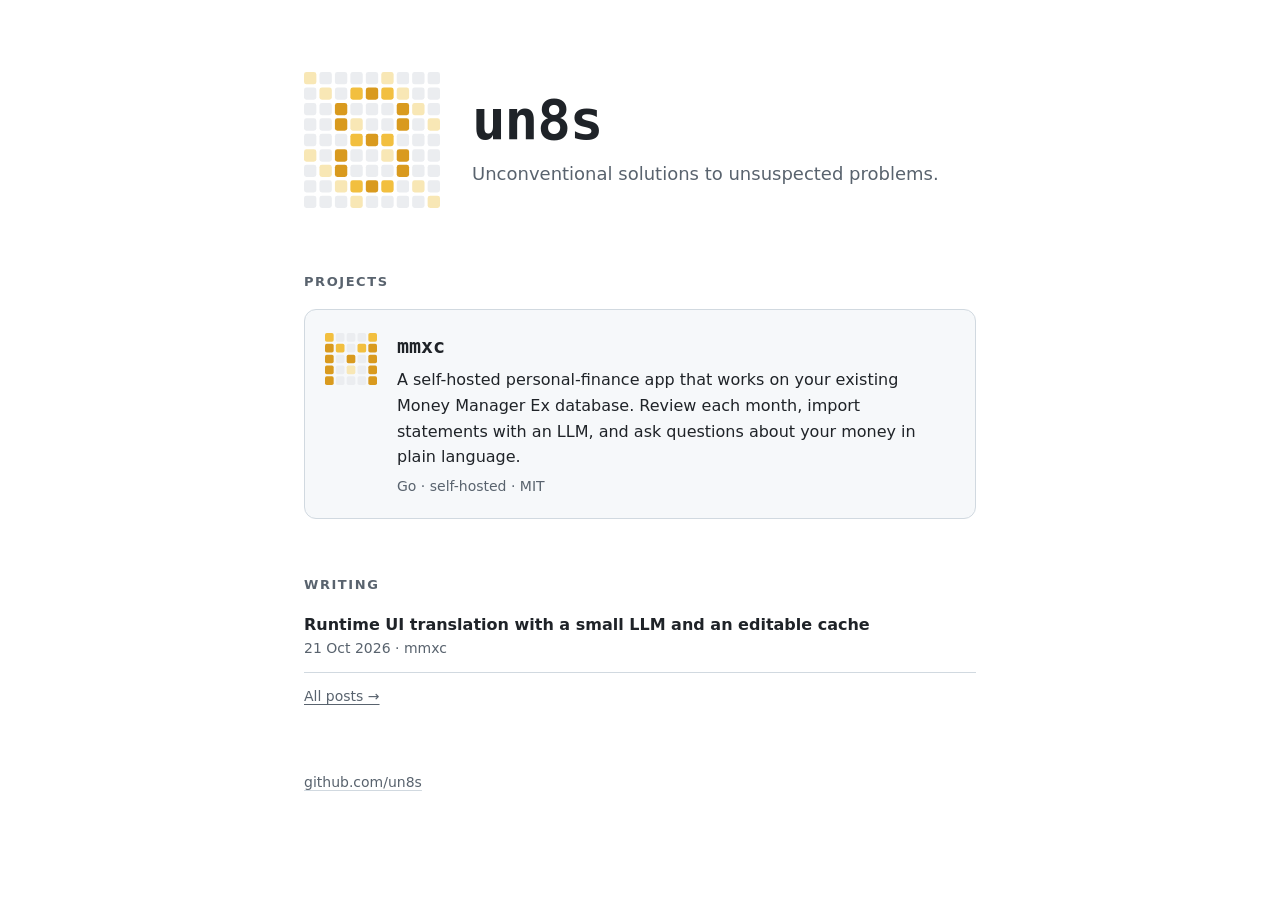
<file: index.html>
<!doctype html>
<html lang="en">
<head>
<meta charset="utf-8">
<meta name="viewport" content="width=device-width, initial-scale=1">
<title>un8s</title>
<meta name="description" content="Unconventional solutions to unsuspected problems.">
<meta property="og:title" content="un8s">
<meta property="og:description" content="Unconventional solutions to unsuspected problems.">
<meta property="og:url" content="https://un8s.com/">
<meta property="og:image" content="https://un8s.com/un8s.png">
<meta name="twitter:card" content="summary">
<meta name="theme-color" content="#0d1117" media="(prefers-color-scheme: dark)">
<meta name="theme-color" content="#ffffff" media="(prefers-color-scheme: light)">
<link rel="icon" href="favicon.svg" type="image/svg+xml">
<link rel="apple-touch-icon" href="un8s.png">
<link rel="alternate" type="application/atom+xml" title="un8s blog" href="/blog/feed.xml">
<style>
  :root {
    --bg: #0d1117; --fg: #e6edf3; --muted: #8b949e;
    --line: #21262d; --card: #10151d; --off: #1b2230;
    color-scheme: dark;
  }
  /* The four avatar palettes: dim, lit, highlight. */
  .gold  { --a-d: #3a2e12; --a-l: #f5b83d; --a-h: #ffd36b; }
  .blue  { --a-d: #12305f; --a-l: #2f81f7; --a-h: #79b8ff; }
  .green { --a-d: #0e4429; --a-l: #26a641; --a-h: #39d353; }
  .red   { --a-d: #4a1618; --a-l: #e5484d; --a-h: #ff7b72; }
  @media (prefers-color-scheme: light) {
    :root {
      --bg: #ffffff; --fg: #1f2328; --muted: #59636e;
      --line: #d1d9e0; --card: #f6f8fa; --off: #ebedf0;
      color-scheme: light;
    }
    .gold  { --a-d: #f8e7b5; --a-l: #d99a1e; --a-h: #f2bf3f; }
    .blue  { --a-d: #cfe3ff; --a-l: #2f81f7; --a-h: #6cb0ff; }
    .green { --a-d: #d6f5dc; --a-l: #2da44e; --a-h: #4ac26b; }
    .red   { --a-d: #ffd8d6; --a-l: #e5484d; --a-h: #ff7b72; }
  }

  * { box-sizing: border-box; }
  body {
    margin: 0; background: var(--bg); color: var(--fg);
    font: 16px/1.6 system-ui, -apple-system, "Segoe UI", Roboto, sans-serif;
  }
  main { max-width: 44rem; margin: 0 auto; padding: 4.5rem 1rem 3rem; }
  .mono { font-family: ui-monospace, SFMono-Regular, Menlo, Consolas,
    "DejaVu Sans Mono", "Liberation Mono", monospace; }

  /* Pixel grids, drawn by the script from data-grid:
     "." off, "d" dim, "l" lit, "h" highlight. */
  .grid .o { fill: var(--off); }
  .grid .d { fill: var(--a-d); animation: twinkle 7s ease-in-out infinite; }
  .grid .l { fill: var(--a-l); }
  .grid .h { fill: var(--a-h); }
  @keyframes twinkle { 50% { opacity: .3; } }

  .hero { display: flex; align-items: center; gap: 2rem; margin-bottom: 4rem; }
  .hero svg {
    width: 8.5rem; height: 8.5rem; flex: none;
    transition: transform .7s cubic-bezier(.5, 0, .2, 1.4);
  }
  .hero svg:hover { transform: rotate(90deg); } /* 8 → ∞ */
  h1 { margin: 0; font-size: 3.5rem; line-height: 1; letter-spacing: -.02em; }
  .motto { margin: .75rem 0 0; color: var(--muted); font-size: 1.125rem; }

  h2 {
    margin: 0 0 1rem; color: var(--muted);
    font-size: .8125rem; font-weight: 600; letter-spacing: .12em; text-transform: uppercase;
  }
  .projects { list-style: none; margin: 0; padding: 0; display: grid; gap: 1rem; }
  .project {
    position: relative; display: flex; gap: 1.25rem; padding: 1.25rem;
    background: var(--card); border: 1px solid var(--line); border-radius: 12px;
    transition: border-color .2s;
  }
  .project:hover { border-color: var(--a-l); }
  .project svg { width: 3.25rem; height: 3.25rem; flex: none; margin-top: .2rem; }
  .project h3 { margin: 0; font-size: 1.25rem; }
  .project h3 a { color: inherit; text-decoration: none; }
  .project h3 a::after { content: ""; position: absolute; inset: 0; border-radius: inherit; }
  .project h3 a:focus-visible { outline: none; }
  .project:has(a:focus-visible) { outline: 2px solid var(--a-l); outline-offset: 2px; }
  .project p { margin: .35rem 0 0; }
  .project .meta { color: var(--muted); font-size: .875rem; }

  .writing { margin-top: 3.5rem; }
  .posts { list-style: none; margin: 0; padding: 0; }
  .posts li { padding: .75rem 0; border-bottom: 1px solid var(--line); }
  .posts li:first-child { padding-top: 0; }
  .posts a { color: inherit; font-weight: 600; text-decoration: none; }
  .posts a:hover { text-decoration: underline; text-decoration-color: var(--a-l); text-underline-offset: 3px; }
  .posts .meta { display: block; color: var(--muted); font-size: .875rem; }
  .all { margin: .75rem 0 0; font-size: .875rem; }
  .all a { color: var(--muted); text-underline-offset: 3px; }
  .all a:hover { color: var(--fg); }

  footer { margin-top: 4rem; color: var(--muted); font-size: .875rem; }
  footer a { color: inherit; text-decoration-color: var(--line); text-underline-offset: 3px; }
  footer a:hover { color: var(--fg); }

  @media (max-width: 34rem) {
    main { padding-top: 3rem; }
    .hero { flex-direction: column; align-items: flex-start; gap: 1.5rem; }
    .hero svg { width: 6.5rem; height: 6.5rem; }
    h1 { font-size: 2.75rem; }
  }
  @media (prefers-reduced-motion: reduce) {
    .grid .d { animation: none; }
    .hero svg { transition: none; }
  }
</style>
</head>
<body>
<main>
  <header class="hero gold">
    <svg class="grid" aria-hidden="true" data-grid="
      d....d... .d.hlhd.. ..l...ld. ..ld..l.d ...hlh...
      d.l..dl.. .dl...l.. ..dhlh.d. ...d....d"></svg>
    <div>
      <h1 class="mono">un8s</h1>
      <p class="motto">Unconventional solutions to unsuspected problems.</p>
    </div>
  </header>

  <section aria-labelledby="projects-title">
    <h2 id="projects-title">Projects</h2>
    <ul class="projects">
      <!-- One <li> per project. Accent classes in order: gold, blue, green, red.
           The glyph is a 5×5 data-grid ("." off, "d" dim, "l" lit, "h" highlight). -->
      <li class="project gold">
        <svg class="grid" aria-hidden="true" data-grid="h...h lh.hl l.l.l l.d.l l...l"></svg>
        <div>
          <h3 class="mono"><a href="https://github.com/un8s/mmxc">mmxc</a></h3>
          <p>A self-hosted personal-finance app that works on your existing
            Money Manager Ex database. Review each month, import statements
            with an LLM, and ask questions about your money in plain language.</p>
          <p class="meta">Go · self-hosted · MIT</p>
        </div>
      </li>
    </ul>
  </section>

  <section class="writing gold" aria-labelledby="writing-title">
    <h2 id="writing-title">Writing</h2>
    <!-- The latest few posts; the full list is /blog/. -->
    <ul class="posts">
      <li>
        <a href="/blog/llm-ui-translation/">Runtime UI translation with a small LLM and an editable cache</a>
        <span class="meta"><time datetime="2026-10-21">21 Oct 2026</time> · mmxc</span>
      </li>
    </ul>
    <p class="all"><a href="/blog/">All posts →</a></p>
  </section>

  <footer>
    <a href="https://github.com/un8s">github.com/un8s</a>
  </footer>
</main>
<script>
  // Draw each data-grid as rounded cells on a 10-unit pitch, like the avatar.
  for (const svg of document.querySelectorAll("svg[data-grid]")) {
    const rows = svg.dataset.grid.trim().split(/\s+/);
    svg.setAttribute("viewBox", `0 0 ${rows[0].length * 10 - 2} ${rows.length * 10 - 2}`);
    rows.forEach((row, y) => [...row].forEach((c, x) => {
      const r = document.createElementNS("http://www.w3.org/2000/svg", "rect");
      r.setAttribute("x", x * 10); r.setAttribute("y", y * 10);
      r.setAttribute("width", 8); r.setAttribute("height", 8); r.setAttribute("rx", 1.6);
      r.setAttribute("class", c === "." ? "o" : c);
      if (c === "d") r.style.animationDelay = `${(-Math.random() * 7).toFixed(2)}s`;
      svg.append(r);
    }));
  }
</script>
</body>
</html>
</file>
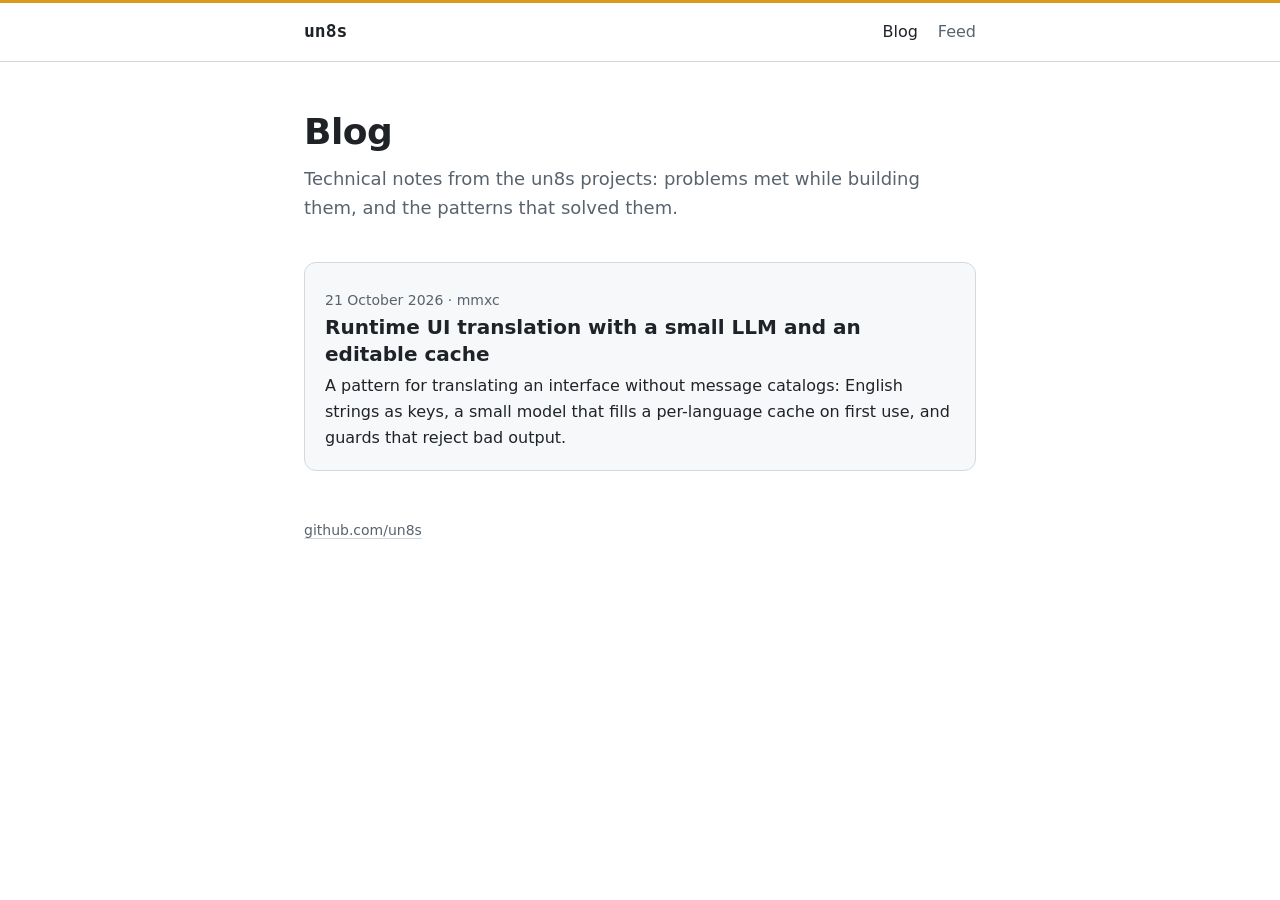
<file: blog/index.html>
<!doctype html>
<html lang="en">
<head>
<meta charset="utf-8">
<meta name="viewport" content="width=device-width, initial-scale=1">
<title>Blog · un8s</title>
<meta name="description" content="Notes on technical and engineering problems met while building the un8s projects.">
<meta property="og:title" content="un8s blog">
<meta property="og:description" content="Notes on technical and engineering problems met while building the un8s projects.">
<meta property="og:url" content="https://un8s.com/blog/">
<meta property="og:image" content="https://un8s.com/un8s.png">
<meta name="twitter:card" content="summary">
<meta name="theme-color" content="#0d1117" media="(prefers-color-scheme: dark)">
<meta name="theme-color" content="#ffffff" media="(prefers-color-scheme: light)">
<link rel="icon" href="/favicon.svg" type="image/svg+xml">
<link rel="alternate" type="application/atom+xml" title="un8s blog" href="/blog/feed.xml">
<link rel="stylesheet" href="/blog/style.css">
</head>
<body>
<header class="top">
  <nav>
    <a class="home mono" href="/">un8s</a>
    <a href="/blog/" aria-current="page">Blog</a>
    <a href="/blog/feed.xml">Feed</a>
  </nav>
</header>
<main>
  <h1>Blog</h1>
  <p class="lede">Technical notes from the un8s projects: problems met while
    building them, and the patterns that solved them.</p>

  <!-- Newest first. When adding a post, also add an <entry> to feed.xml
       and update the "Writing" list on /index.html. -->
  <ul class="posts">
    <li>
      <p class="date"><time datetime="2026-10-21">21 October 2026</time> · mmxc</p>
      <h2><a href="/blog/llm-ui-translation/">Runtime UI translation with a small LLM and an editable cache</a></h2>
      <p>A pattern for translating an interface without message catalogs:
        English strings as keys, a small model that fills a per-language cache
        on first use, and guards that reject bad output.</p>
    </li>
  </ul>
</main>
<footer>
  <a href="https://github.com/un8s">github.com/un8s</a>
</footer>
</body>
</html>
</file>
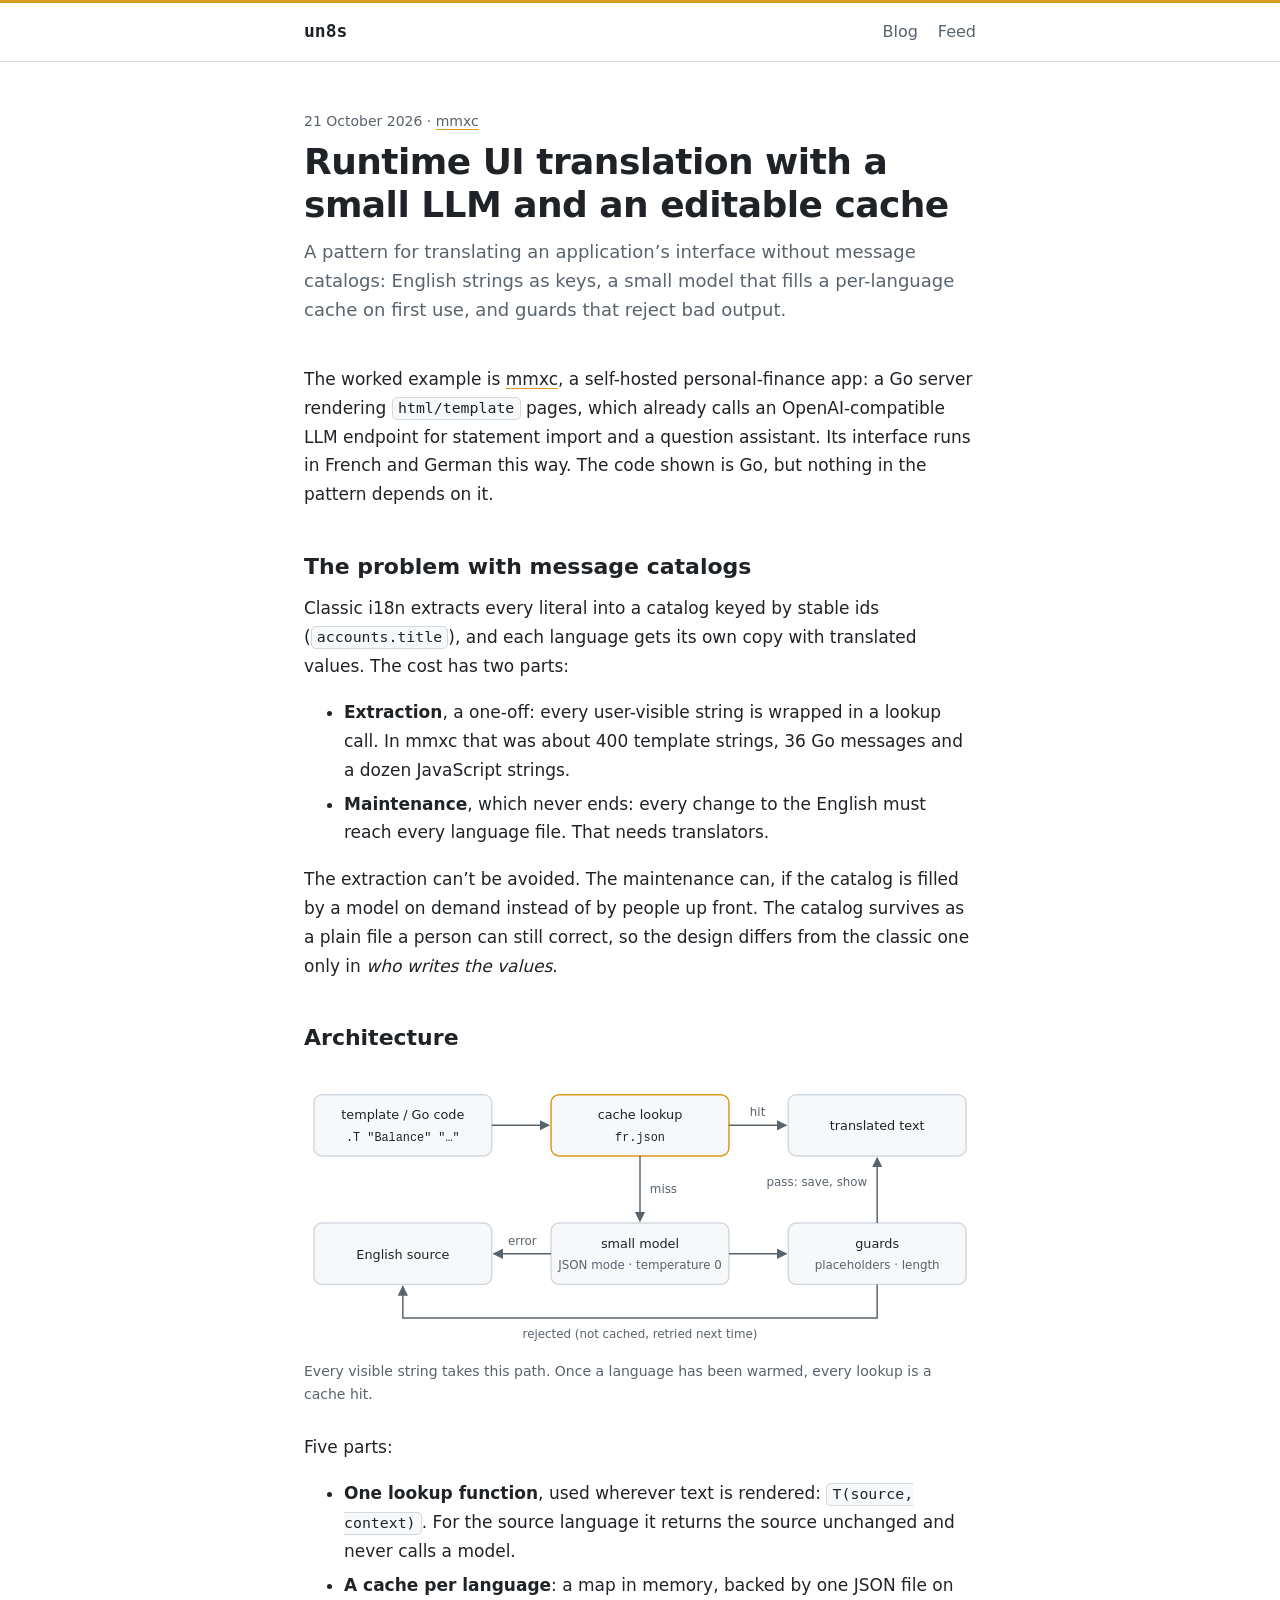
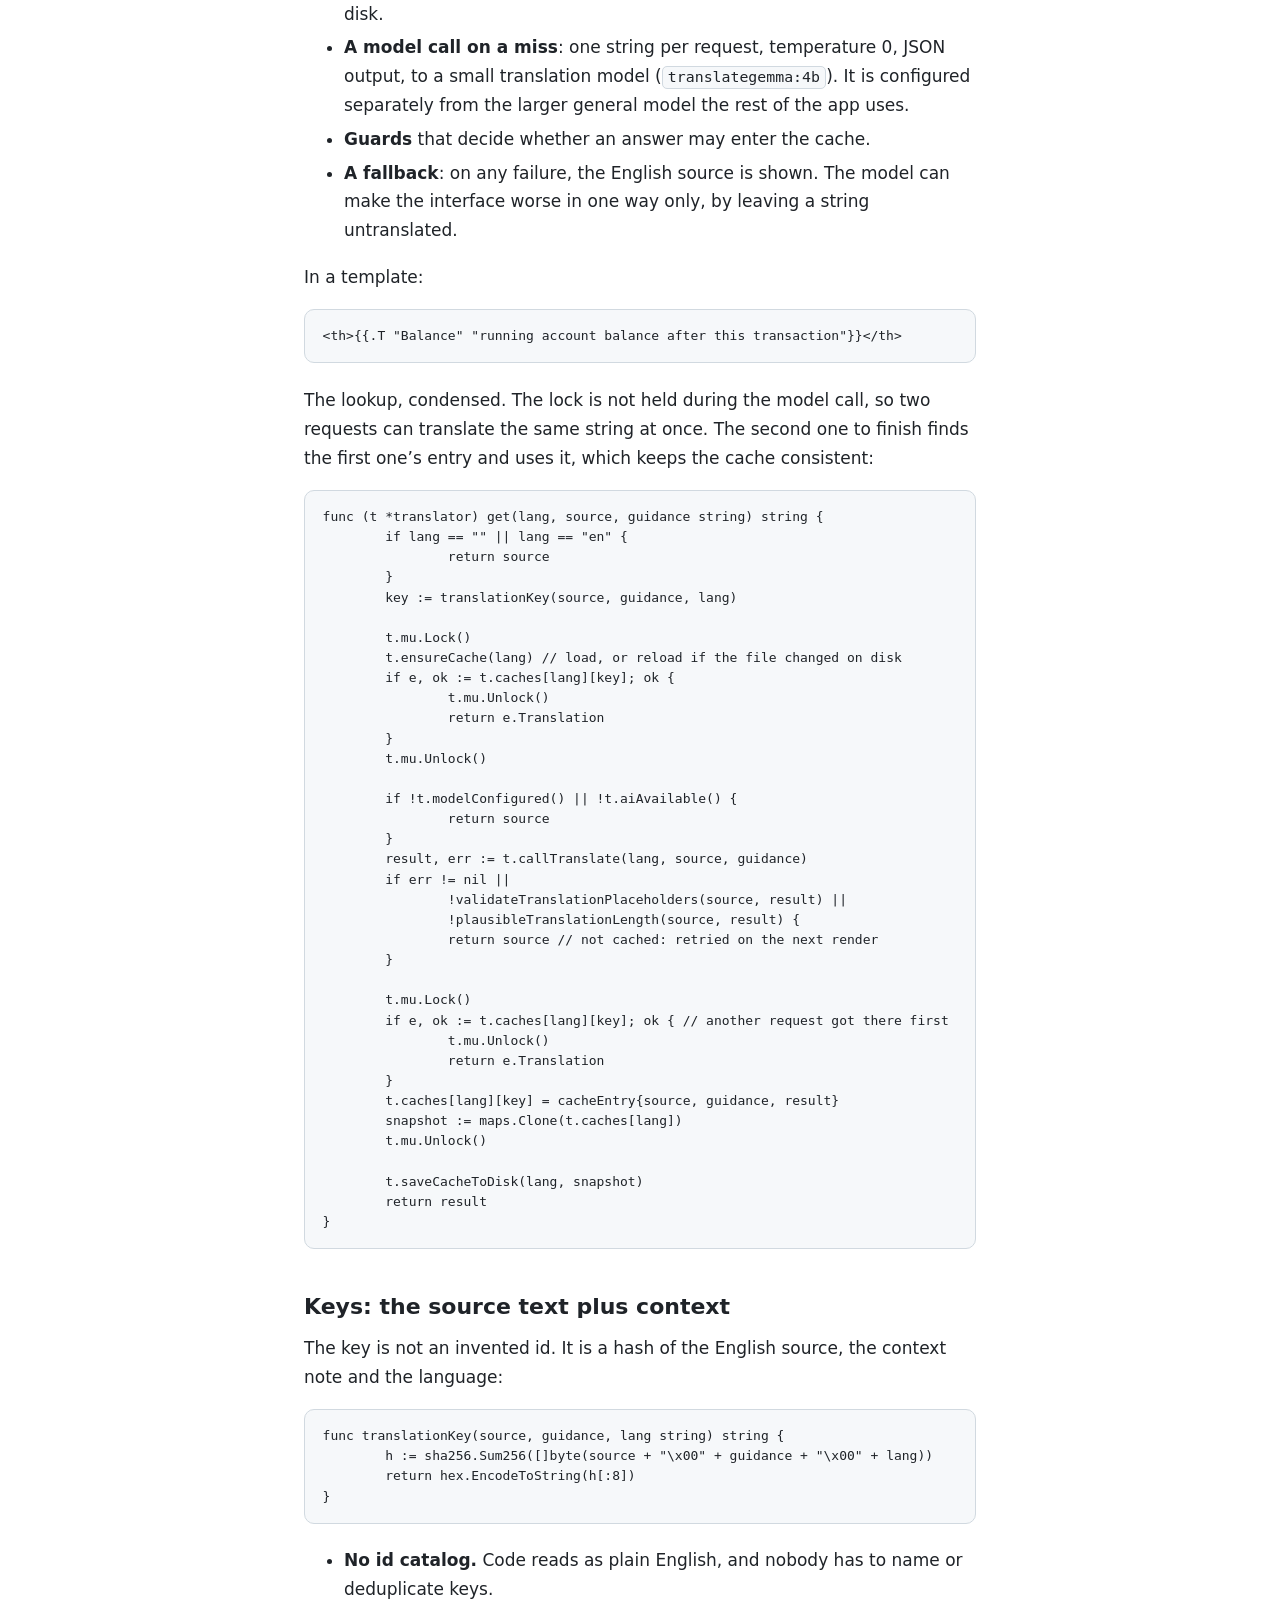
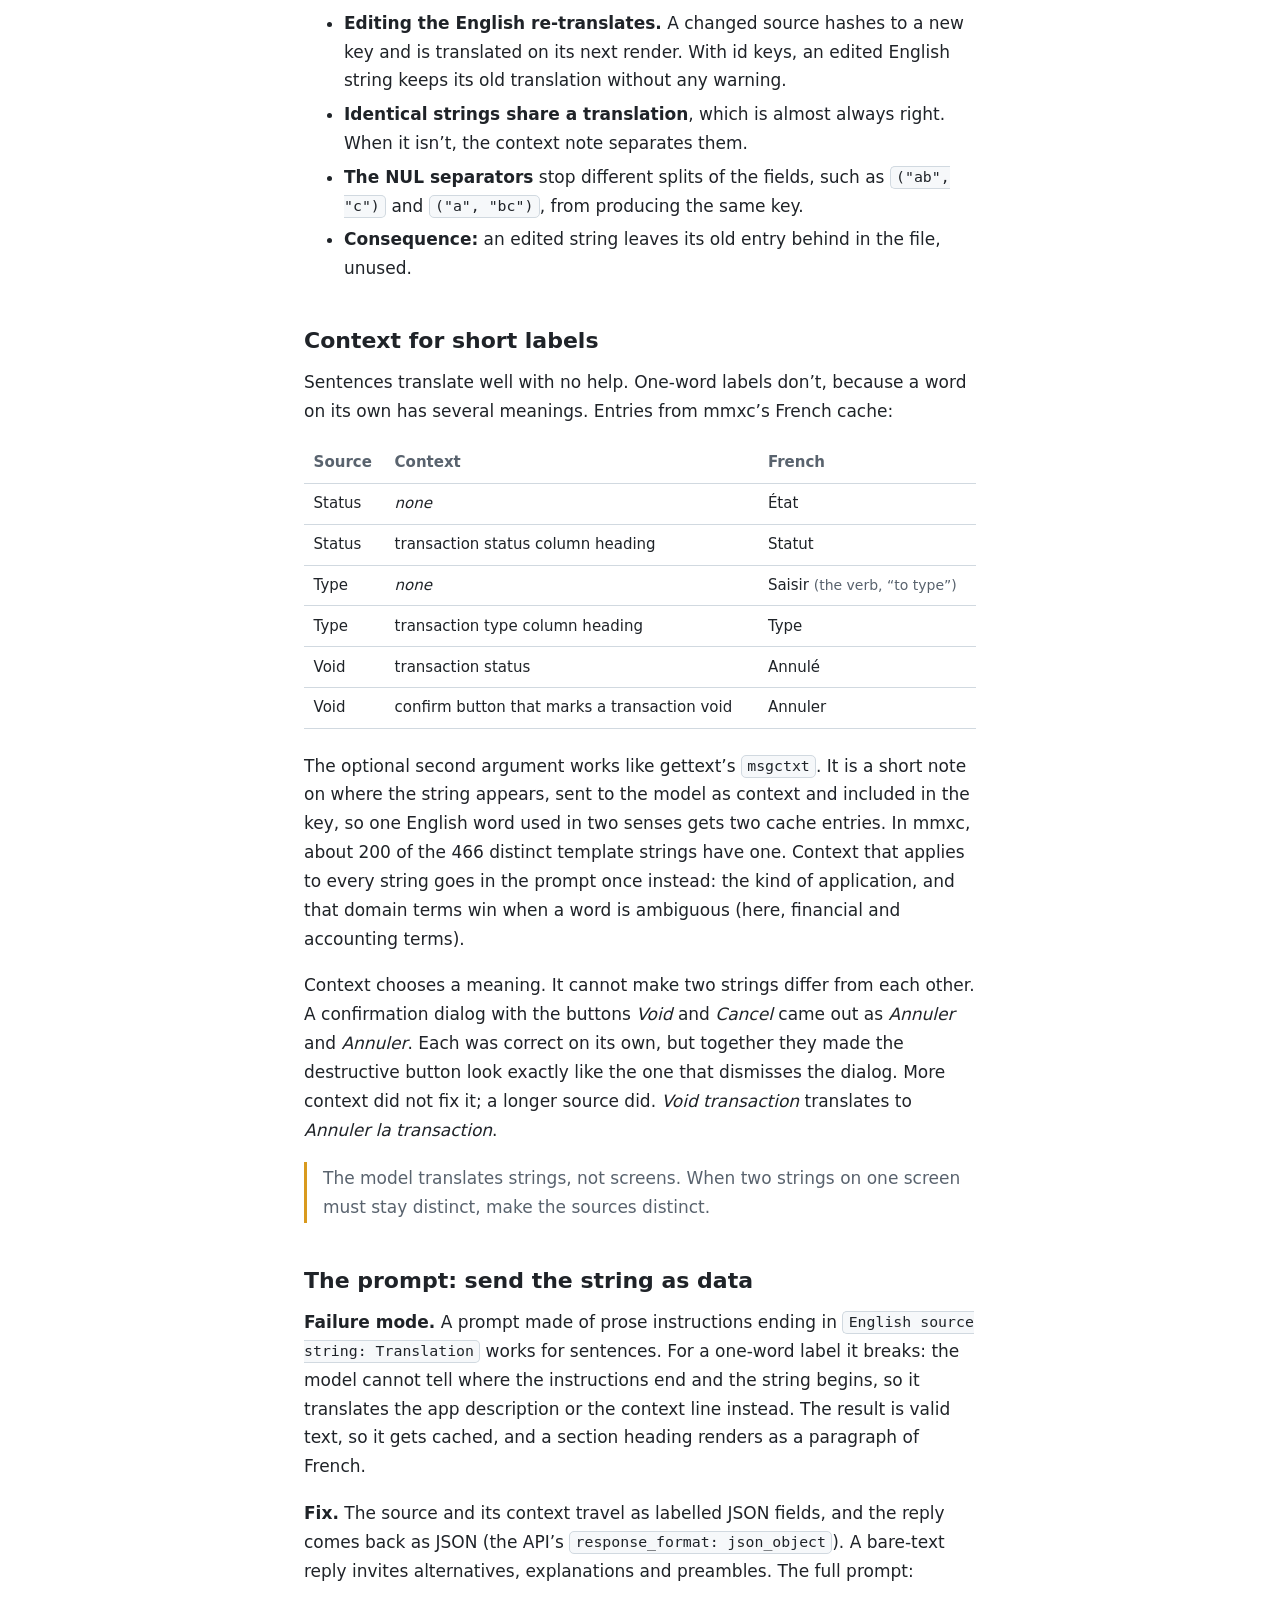
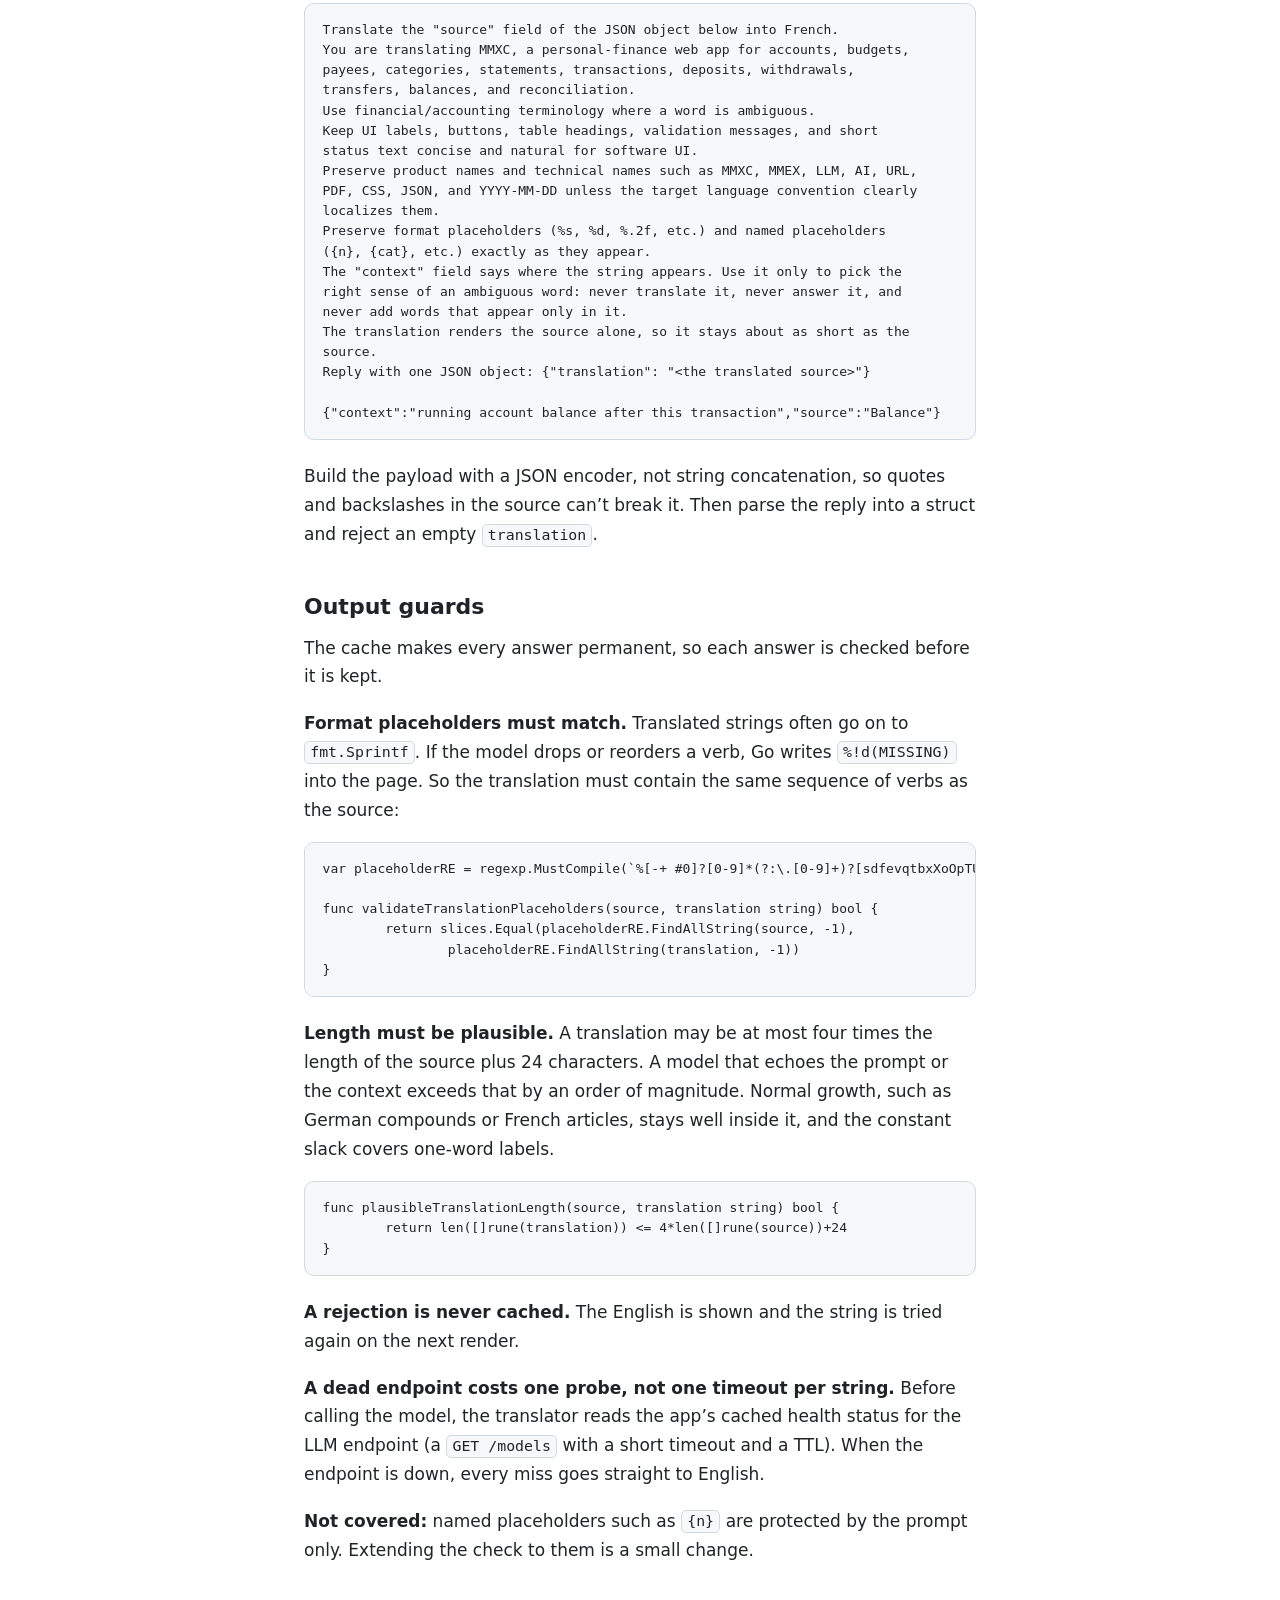
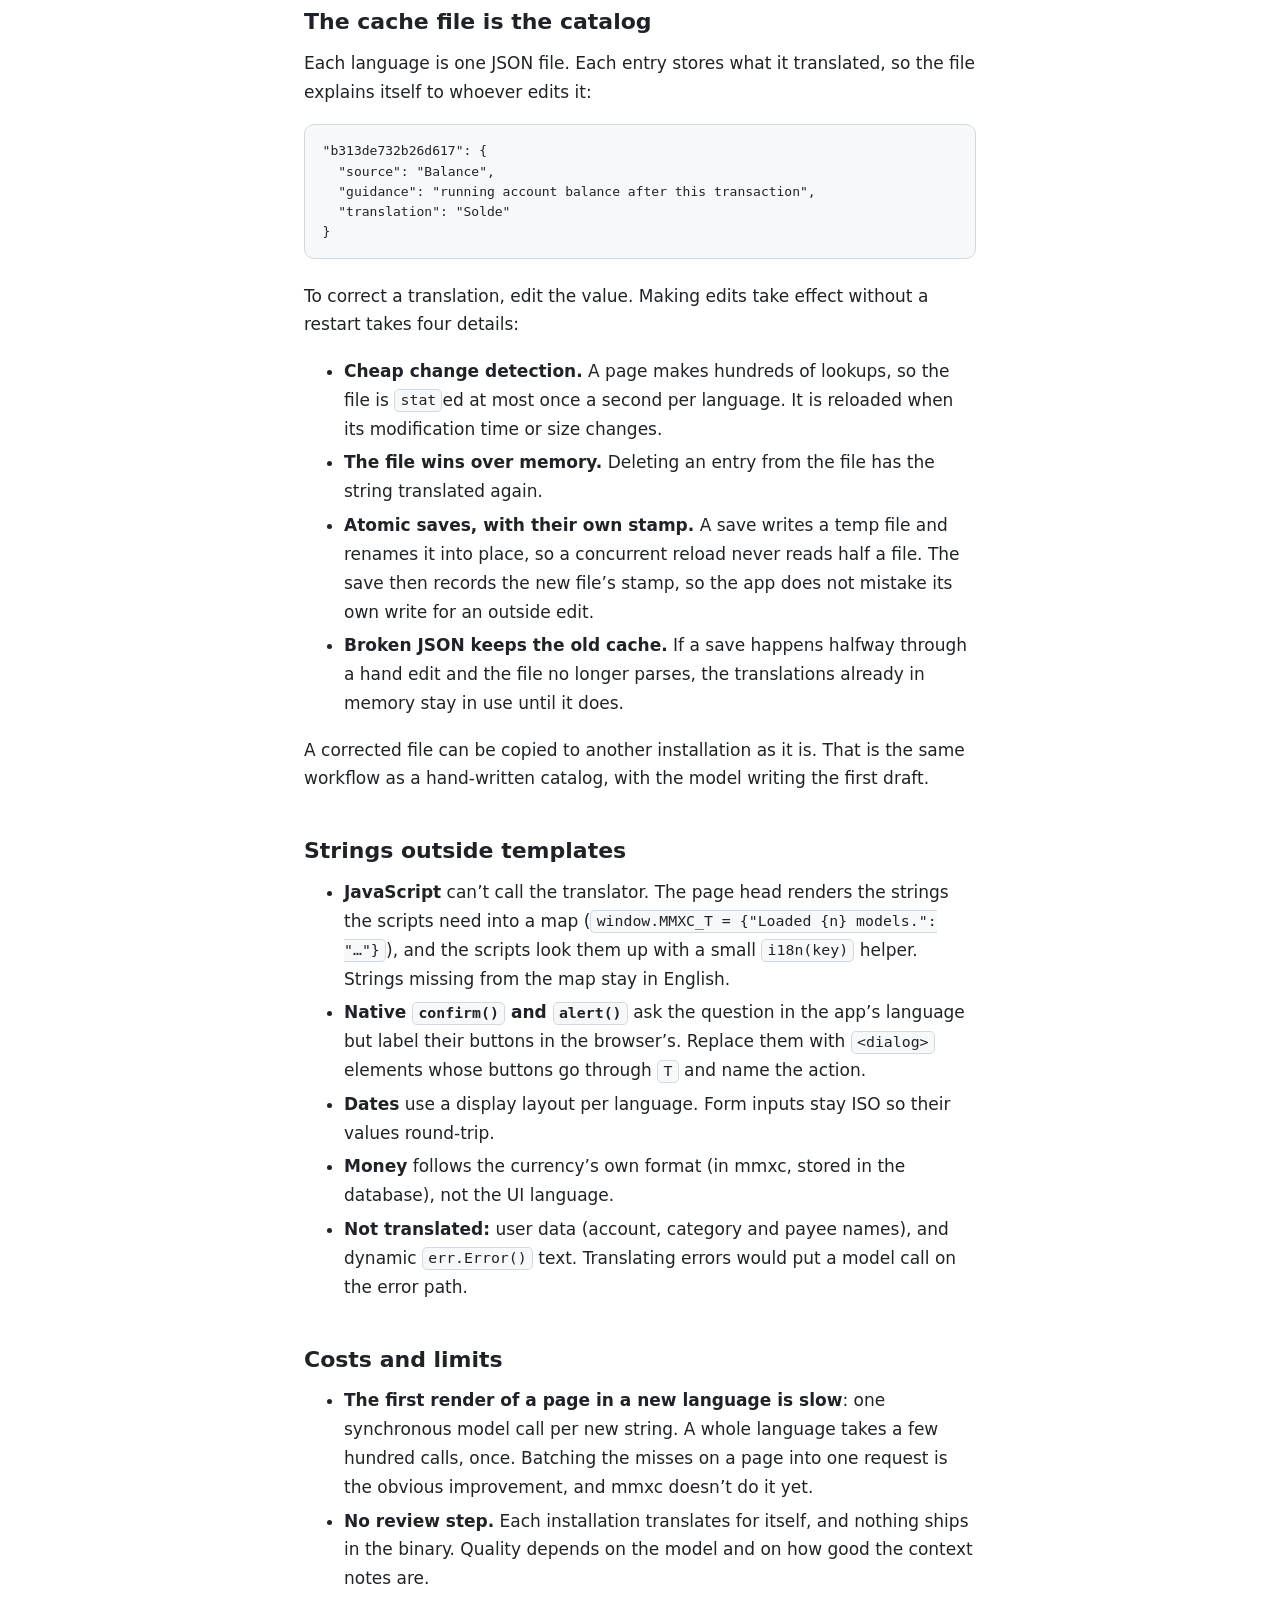
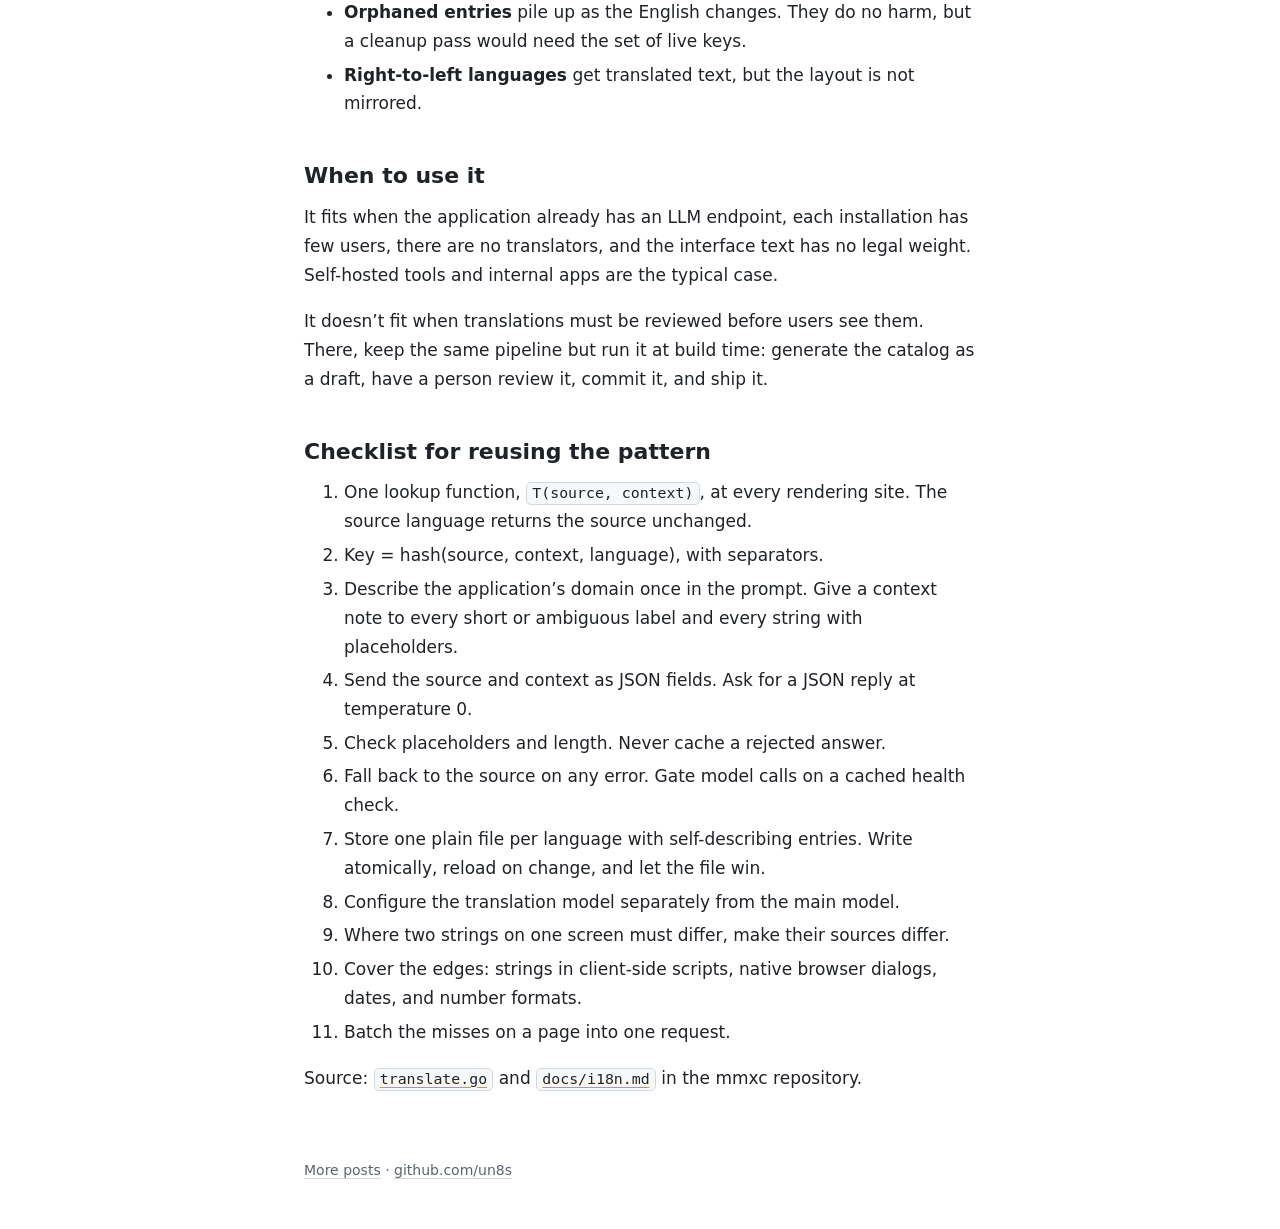
<file: blog/llm-ui-translation/index.html>
<!doctype html>
<html lang="en">
<head>
<meta charset="utf-8">
<meta name="viewport" content="width=device-width, initial-scale=1">
<title>Runtime UI translation with a small LLM and an editable cache · un8s</title>
<meta name="description" content="A pattern for translating an application's interface without message catalogs: English strings as keys, a small model that fills a per-language cache on first use, and guards that reject bad output.">
<meta property="og:type" content="article">
<meta property="og:title" content="Runtime UI translation with a small LLM and an editable cache">
<meta property="og:description" content="A pattern for translating an application's interface without message catalogs: English strings as keys, a small model that fills a per-language cache on first use, and guards that reject bad output.">
<meta property="og:url" content="https://un8s.com/blog/llm-ui-translation/">
<meta property="og:image" content="https://un8s.com/un8s.png">
<meta property="article:published_time" content="2026-10-21">
<meta name="twitter:card" content="summary">
<meta name="theme-color" content="#0d1117" media="(prefers-color-scheme: dark)">
<meta name="theme-color" content="#ffffff" media="(prefers-color-scheme: light)">
<link rel="icon" href="/favicon.svg" type="image/svg+xml">
<link rel="alternate" type="application/atom+xml" title="un8s blog" href="/blog/feed.xml">
<link rel="stylesheet" href="/blog/style.css">
</head>
<body>
<header class="top">
  <nav>
    <a class="home mono" href="/">un8s</a>
    <a href="/blog/">Blog</a>
    <a href="/blog/feed.xml">Feed</a>
  </nav>
</header>
<main>
<article>
  <header>
    <p class="date"><time datetime="2026-10-21">21 October 2026</time> · <a href="https://github.com/un8s/mmxc">mmxc</a></p>
    <h1>Runtime UI translation with a small LLM and an editable cache</h1>
    <p class="lede">A pattern for translating an application’s interface
      without message catalogs: English strings as keys, a small model that
      fills a per-language cache on first use, and guards that reject bad
      output.</p>
  </header>

  <div class="prose">
    <p>The worked example is <a href="https://github.com/un8s/mmxc">mmxc</a>,
      a self-hosted personal-finance app: a Go server rendering
      <code>html/template</code> pages, which already calls an
      OpenAI-compatible LLM endpoint for statement import and a question
      assistant. Its interface runs in French and German this way. The code
      shown is Go, but nothing in the pattern depends on it.</p>

    <h2>The problem with message catalogs</h2>
    <p>Classic i18n extracts every literal into a catalog keyed by stable ids
      (<code>accounts.title</code>), and each language gets its own copy with
      translated values. The cost has two parts:</p>
    <ul>
      <li><strong>Extraction</strong>, a one-off: every user-visible string is
        wrapped in a lookup call. In mmxc that was about 400 template strings,
        36 Go messages and a dozen JavaScript strings.</li>
      <li><strong>Maintenance</strong>, which never ends: every change to the
        English must reach every language file. That needs translators.</li>
    </ul>
    <p>The extraction can’t be avoided. The maintenance can, if the catalog is
      filled by a model on demand instead of by people up front. The catalog
      survives as a plain file a person can still correct, so the design
      differs from the classic one only in <em>who writes the
      values</em>.</p>

    <h2>Architecture</h2>
    <figure>
      <svg viewBox="0 0 680 290" role="img" aria-labelledby="flow-title flow-desc">
        <title id="flow-title">Translation lookup flow</title>
        <desc id="flow-desc">A template asks for a string. The cache is checked first: a hit
          returns the translation. A miss calls a small model; its answer goes through guards
          and, if it passes, is stored in the language file and shown. A model error or a
          rejected answer shows the English source instead.</desc>
        <defs>
          <marker id="ah" viewBox="0 0 10 10" refX="9" refY="5" markerWidth="7" markerHeight="7" orient="auto-start-reverse">
            <path class="dg-head" d="M0 0L10 5L0 10z"/>
          </marker>
        </defs>

        <rect class="dg-box" x="10" y="30" width="180" height="62" rx="8"/>
        <text class="dg-text" x="100" y="55" text-anchor="middle">template / Go code</text>
        <text class="dg-mono" x="100" y="77" text-anchor="middle">.T "Balance" "…"</text>

        <rect class="dg-key" x="250" y="30" width="180" height="62" rx="8"/>
        <text class="dg-text" x="340" y="55" text-anchor="middle">cache lookup</text>
        <text class="dg-mono" x="340" y="77" text-anchor="middle">fr.json</text>

        <rect class="dg-box" x="490" y="30" width="180" height="62" rx="8"/>
        <text class="dg-text" x="580" y="66" text-anchor="middle">translated text</text>

        <rect class="dg-box" x="250" y="160" width="180" height="62" rx="8"/>
        <text class="dg-text" x="340" y="185" text-anchor="middle">small model</text>
        <text class="dg-note" x="340" y="206" text-anchor="middle">JSON mode · temperature 0</text>

        <rect class="dg-box" x="490" y="160" width="180" height="62" rx="8"/>
        <text class="dg-text" x="580" y="185" text-anchor="middle">guards</text>
        <text class="dg-note" x="580" y="206" text-anchor="middle">placeholders · length</text>

        <rect class="dg-box" x="10" y="160" width="180" height="62" rx="8"/>
        <text class="dg-text" x="100" y="196" text-anchor="middle">English source</text>

        <path class="dg-line" d="M190 61H248" marker-end="url(#ah)"/>
        <path class="dg-line" d="M430 61H488" marker-end="url(#ah)"/>
        <text class="dg-note" x="459" y="52" text-anchor="middle">hit</text>

        <path class="dg-line" d="M340 92V158" marker-end="url(#ah)"/>
        <text class="dg-note" x="350" y="130">miss</text>

        <path class="dg-line" d="M430 191H488" marker-end="url(#ah)"/>

        <path class="dg-line" d="M580 160V94" marker-end="url(#ah)"/>
        <text class="dg-note" x="570" y="122" text-anchor="end">pass: save, show</text>

        <path class="dg-line" d="M250 191H192" marker-end="url(#ah)"/>
        <text class="dg-note" x="221" y="182" text-anchor="middle">error</text>

        <path class="dg-line" d="M580 222V256H100V224" marker-end="url(#ah)"/>
        <text class="dg-note" x="340" y="276" text-anchor="middle">rejected (not cached, retried next time)</text>
      </svg>
      <figcaption>Every visible string takes this path. Once a language has
        been warmed, every lookup is a cache hit.</figcaption>
    </figure>
    <p>Five parts:</p>
    <ul>
      <li><strong>One lookup function</strong>, used wherever text is rendered:
        <code>T(source, context)</code>. For the source language it returns
        the source unchanged and never calls a model.</li>
      <li><strong>A cache per language</strong>: a map in memory, backed by one
        JSON file on disk.</li>
      <li><strong>A model call on a miss</strong>: one string per request,
        temperature 0, JSON output, to a small translation model
        (<code>translategemma:4b</code>). It is configured separately from the
        larger general model the rest of the app uses.</li>
      <li><strong>Guards</strong> that decide whether an answer may enter the
        cache.</li>
      <li><strong>A fallback</strong>: on any failure, the English source is
        shown. The model can make the interface worse in one way only, by
        leaving a string untranslated.</li>
    </ul>
    <p>In a template:</p>
<pre><code>&lt;th&gt;{{.T "Balance" "running account balance after this transaction"}}&lt;/th&gt;</code></pre>
    <p>The lookup, condensed. The lock is not held during the model call, so
      two requests can translate the same string at once. The second one to
      finish finds the first one’s entry and uses it, which keeps the cache
      consistent:</p>
<pre><code>func (t *translator) get(lang, source, guidance string) string {
	if lang == "" || lang == "en" {
		return source
	}
	key := translationKey(source, guidance, lang)

	t.mu.Lock()
	t.ensureCache(lang) // load, or reload if the file changed on disk
	if e, ok := t.caches[lang][key]; ok {
		t.mu.Unlock()
		return e.Translation
	}
	t.mu.Unlock()

	if !t.modelConfigured() || !t.aiAvailable() {
		return source
	}
	result, err := t.callTranslate(lang, source, guidance)
	if err != nil ||
		!validateTranslationPlaceholders(source, result) ||
		!plausibleTranslationLength(source, result) {
		return source // not cached: retried on the next render
	}

	t.mu.Lock()
	if e, ok := t.caches[lang][key]; ok { // another request got there first
		t.mu.Unlock()
		return e.Translation
	}
	t.caches[lang][key] = cacheEntry{source, guidance, result}
	snapshot := maps.Clone(t.caches[lang])
	t.mu.Unlock()

	t.saveCacheToDisk(lang, snapshot)
	return result
}</code></pre>

    <h2>Keys: the source text plus context</h2>
    <p>The key is not an invented id. It is a hash of the English source, the
      context note and the language:</p>
<pre><code>func translationKey(source, guidance, lang string) string {
	h := sha256.Sum256([]byte(source + "\x00" + guidance + "\x00" + lang))
	return hex.EncodeToString(h[:8])
}</code></pre>
    <ul>
      <li><strong>No id catalog.</strong> Code reads as plain English, and
        nobody has to name or deduplicate keys.</li>
      <li><strong>Editing the English re-translates.</strong> A changed source
        hashes to a new key and is translated on its next render. With id keys,
        an edited English string keeps its old translation without any
        warning.</li>
      <li><strong>Identical strings share a translation</strong>, which is
        almost always right. When it isn’t, the context note separates
        them.</li>
      <li><strong>The NUL separators</strong> stop different splits of the
        fields, such as <code>("ab", "c")</code> and <code>("a",
        "bc")</code>, from producing the same key.</li>
      <li><strong>Consequence:</strong> an edited string leaves its old entry
        behind in the file, unused.</li>
    </ul>

    <h2>Context for short labels</h2>
    <p>Sentences translate well with no help. One-word labels don’t, because
      a word on its own has several meanings. Entries from mmxc’s French
      cache:</p>
    <div class="table-wrap">
      <table>
        <thead><tr><th>Source</th><th>Context</th><th>French</th></tr></thead>
        <tbody>
          <tr><td>Status</td><td><em>none</em></td><td>État</td></tr>
          <tr><td>Status</td><td>transaction status column heading</td><td>Statut</td></tr>
          <tr><td>Type</td><td><em>none</em></td><td>Saisir <span class="date">(the verb, “to type”)</span></td></tr>
          <tr><td>Type</td><td>transaction type column heading</td><td>Type</td></tr>
          <tr><td>Void</td><td>transaction status</td><td>Annulé</td></tr>
          <tr><td>Void</td><td>confirm button that marks a transaction void</td><td>Annuler</td></tr>
        </tbody>
      </table>
    </div>
    <p>The optional second argument works like gettext’s
      <code>msgctxt</code>. It is a short note on where the string appears,
      sent to the model as context and included in the key, so one English
      word used in two senses gets two cache entries. In mmxc, about 200 of
      the 466 distinct template strings have one. Context that applies to
      every string goes in the prompt once instead: the kind of application,
      and that domain terms win when a word is ambiguous (here, financial and
      accounting terms).</p>
    <p>Context chooses a meaning. It cannot make two strings differ from each
      other. A confirmation dialog with the buttons <em>Void</em> and
      <em>Cancel</em> came out as <em>Annuler</em> and <em>Annuler</em>. Each
      was correct on its own, but together they made the destructive button
      look exactly like the one that dismisses the dialog. More context did
      not fix it; a longer source did. <em>Void transaction</em> translates to
      <em>Annuler la transaction</em>.</p>
    <blockquote>The model translates strings, not screens. When two strings on
      one screen must stay distinct, make the sources distinct.</blockquote>

    <h2>The prompt: send the string as data</h2>
    <p><strong>Failure mode.</strong> A prompt made of prose instructions
      ending in <code>English source string: Translation</code> works for
      sentences. For a one-word label it breaks: the model cannot tell where
      the instructions end and the string begins, so it translates the app
      description or the context line instead. The result is valid text, so
      it gets cached, and a section heading renders as a paragraph of
      French.</p>
    <p><strong>Fix.</strong> The source and its context travel as labelled
      JSON fields, and the reply comes back as JSON (the API’s
      <code>response_format: json_object</code>). A bare-text reply invites
      alternatives, explanations and preambles. The full prompt:</p>
<pre><code>Translate the "source" field of the JSON object below into French.
You are translating MMXC, a personal-finance web app for accounts, budgets,
payees, categories, statements, transactions, deposits, withdrawals,
transfers, balances, and reconciliation.
Use financial/accounting terminology where a word is ambiguous.
Keep UI labels, buttons, table headings, validation messages, and short
status text concise and natural for software UI.
Preserve product names and technical names such as MMXC, MMEX, LLM, AI, URL,
PDF, CSS, JSON, and YYYY-MM-DD unless the target language convention clearly
localizes them.
Preserve format placeholders (%s, %d, %.2f, etc.) and named placeholders
({n}, {cat}, etc.) exactly as they appear.
The "context" field says where the string appears. Use it only to pick the
right sense of an ambiguous word: never translate it, never answer it, and
never add words that appear only in it.
The translation renders the source alone, so it stays about as short as the
source.
Reply with one JSON object: {"translation": "&lt;the translated source&gt;"}

{"context":"running account balance after this transaction","source":"Balance"}</code></pre>
    <p>Build the payload with a JSON encoder, not string concatenation, so
      quotes and backslashes in the source can’t break it. Then parse the
      reply into a struct and reject an empty <code>translation</code>.</p>

    <h2>Output guards</h2>
    <p>The cache makes every answer permanent, so each answer is checked
      before it is kept.</p>
    <p><strong>Format placeholders must match.</strong> Translated strings
      often go on to <code>fmt.Sprintf</code>. If the model drops or reorders
      a verb, Go writes <code>%!d(MISSING)</code> into the page. So the
      translation must contain the same sequence of verbs as the source:</p>
<pre><code>var placeholderRE = regexp.MustCompile(`%[-+ #0]?[0-9]*(?:\.[0-9]+)?[sdfevqtbxXoOpTU]`)

func validateTranslationPlaceholders(source, translation string) bool {
	return slices.Equal(placeholderRE.FindAllString(source, -1),
		placeholderRE.FindAllString(translation, -1))
}</code></pre>
    <p><strong>Length must be plausible.</strong> A translation may be at most
      four times the length of the source plus 24 characters. A model that
      echoes the prompt or the context exceeds that by an order of magnitude.
      Normal growth, such as German compounds or French articles, stays well
      inside it, and the constant slack covers one-word labels.</p>
<pre><code>func plausibleTranslationLength(source, translation string) bool {
	return len([]rune(translation)) &lt;= 4*len([]rune(source))+24
}</code></pre>
    <p><strong>A rejection is never cached.</strong> The English is shown and
      the string is tried again on the next render.</p>
    <p><strong>A dead endpoint costs one probe, not one timeout per
      string.</strong> Before calling the model, the translator reads the
      app’s cached health status for the LLM endpoint (a <code>GET
      /models</code> with a short timeout and a TTL). When the endpoint is
      down, every miss goes straight to English.</p>
    <p><strong>Not covered:</strong> named placeholders such as
      <code>{n}</code> are protected by the prompt only. Extending the check
      to them is a small change.</p>

    <h2>The cache file is the catalog</h2>
    <p>Each language is one JSON file. Each entry stores what it translated,
      so the file explains itself to whoever edits it:</p>
<pre><code>"b313de732b26d617": {
  "source": "Balance",
  "guidance": "running account balance after this transaction",
  "translation": "Solde"
}</code></pre>
    <p>To correct a translation, edit the value. Making edits take effect
      without a restart takes four details:</p>
    <ul>
      <li><strong>Cheap change detection.</strong> A page makes hundreds of
        lookups, so the file is <code>stat</code>ed at most once a second per
        language. It is reloaded when its modification time or size changes.</li>
      <li><strong>The file wins over memory.</strong> Deleting an entry from
        the file has the string translated again.</li>
      <li><strong>Atomic saves, with their own stamp.</strong> A save writes a
        temp file and renames it into place, so a concurrent reload never reads
        half a file. The save then records the new file’s stamp, so the app
        does not mistake its own write for an outside edit.</li>
      <li><strong>Broken JSON keeps the old cache.</strong> If a save happens
        halfway through a hand edit and the file no longer parses, the
        translations already in memory stay in use until it does.</li>
    </ul>
    <p>A corrected file can be copied to another installation as it is. That
      is the same workflow as a hand-written catalog, with the model writing
      the first draft.</p>

    <h2>Strings outside templates</h2>
    <ul>
      <li><strong>JavaScript</strong> can’t call the translator. The page head
        renders the strings the scripts need into a map
        (<code>window.MMXC_T = {"Loaded {n} models.": "…"}</code>), and the
        scripts look them up with a small <code>i18n(key)</code> helper.
        Strings missing from the map stay in English.</li>
      <li><strong>Native <code>confirm()</code> and <code>alert()</code></strong>
        ask the question in the app’s language but label their buttons in the
        browser’s. Replace them with <code>&lt;dialog&gt;</code> elements whose
        buttons go through <code>T</code> and name the action.</li>
      <li><strong>Dates</strong> use a display layout per language. Form inputs
        stay ISO so their values round-trip.</li>
      <li><strong>Money</strong> follows the currency’s own format (in mmxc,
        stored in the database), not the UI language.</li>
      <li><strong>Not translated:</strong> user data (account, category and
        payee names), and dynamic <code>err.Error()</code> text. Translating
        errors would put a model call on the error path.</li>
    </ul>

    <h2>Costs and limits</h2>
    <ul>
      <li><strong>The first render of a page in a new language is slow</strong>:
        one synchronous model call per new string. A whole language takes a few
        hundred calls, once. Batching the misses on a page into one request is
        the obvious improvement, and mmxc doesn’t do it yet.</li>
      <li><strong>No review step.</strong> Each installation translates for
        itself, and nothing ships in the binary. Quality depends on the model
        and on how good the context notes are.</li>
      <li><strong>Orphaned entries</strong> pile up as the English changes.
        They do no harm, but a cleanup pass would need the set of live
        keys.</li>
      <li><strong>Right-to-left languages</strong> get translated text, but the
        layout is not mirrored.</li>
    </ul>

    <h2>When to use it</h2>
    <p>It fits when the application already has an LLM endpoint, each
      installation has few users, there are no translators, and the interface
      text has no legal weight. Self-hosted tools and internal apps are the
      typical case.</p>
    <p>It doesn’t fit when translations must be reviewed before users see
      them. There, keep the same pipeline but run it at build time: generate
      the catalog as a draft, have a person review it, commit it, and ship
      it.</p>

    <h2>Checklist for reusing the pattern</h2>
    <ol>
      <li>One lookup function, <code>T(source, context)</code>, at every
        rendering site. The source language returns the source unchanged.</li>
      <li>Key = hash(source, context, language), with separators.</li>
      <li>Describe the application’s domain once in the prompt. Give a context
        note to every short or ambiguous label and every string with
        placeholders.</li>
      <li>Send the source and context as JSON fields. Ask for a JSON reply at
        temperature 0.</li>
      <li>Check placeholders and length. Never cache a rejected answer.</li>
      <li>Fall back to the source on any error. Gate model calls on a cached
        health check.</li>
      <li>Store one plain file per language with self-describing entries.
        Write atomically, reload on change, and let the file win.</li>
      <li>Configure the translation model separately from the main model.</li>
      <li>Where two strings on one screen must differ, make their sources
        differ.</li>
      <li>Cover the edges: strings in client-side scripts, native browser
        dialogs, dates, and number formats.</li>
      <li>Batch the misses on a page into one request.</li>
    </ol>
    <p>Source: <a href="https://github.com/un8s/mmxc/blob/main/internal/mmxc/translate.go"><code>translate.go</code></a>
      and <a href="https://github.com/un8s/mmxc/blob/main/docs/i18n.md"><code>docs/i18n.md</code></a>
      in the mmxc repository.</p>
  </div>
</article>
</main>
<footer>
  <a href="/blog/">More posts</a> · <a href="https://github.com/un8s">github.com/un8s</a>
</footer>
</body>
</html>
</file>
<file: blog/style.css>
/* Blog styles. The colour tokens mirror the ones inlined in /index.html;
   keep the two in step when changing either. */
:root {
  --bg: #0d1117; --fg: #e6edf3; --muted: #8b949e;
  --line: #21262d; --card: #10151d; --off: #1b2230;
  --accent: #f5b83d; --code: #e6edf3;
  color-scheme: dark;
}
@media (prefers-color-scheme: light) {
  :root {
    --bg: #ffffff; --fg: #1f2328; --muted: #59636e;
    --line: #d1d9e0; --card: #f6f8fa; --off: #ebedf0;
    --accent: #d99a1e; --code: #1f2328;
    color-scheme: light;
  }
}

* { box-sizing: border-box; }
body {
  margin: 0; background: var(--bg); color: var(--fg);
  font: 16px/1.6 system-ui, -apple-system, "Segoe UI", Roboto, sans-serif;
}
.mono, code, pre { font-family: ui-monospace, SFMono-Regular, Menlo, Consolas,
  "DejaVu Sans Mono", "Liberation Mono", monospace; }

/* Site bar, with the accent line along the top edge of the page. */
.top { border-top: 3px solid var(--accent); border-bottom: 1px solid var(--line); }
.top nav {
  max-width: 44rem; margin: 0 auto; padding: .9rem 1rem;
  display: flex; align-items: baseline; gap: 1.25rem;
}
.top a { color: var(--muted); text-decoration: none; }
.top a:hover, .top a[aria-current] { color: var(--fg); }
.top .home { color: var(--fg); font-weight: 700; font-size: 1.125rem; margin-right: auto; }

main { max-width: 44rem; margin: 0 auto; padding: 3rem 1rem 3rem; }

a { color: inherit; text-decoration-color: var(--accent); text-underline-offset: 3px; }
a:hover { text-decoration-thickness: 2px; }

h1 { margin: 0; font-size: 2.25rem; line-height: 1.2; letter-spacing: -.015em; }
.lede { margin: .75rem 0 0; color: var(--muted); font-size: 1.125rem; }
.date { color: var(--muted); font-size: .875rem; }

/* Post list. */
.posts { list-style: none; margin: 2.5rem 0 0; padding: 0; display: grid; gap: 1rem; }
.posts li {
  position: relative; padding: 1.25rem;
  background: var(--card); border: 1px solid var(--line); border-radius: 12px;
  transition: border-color .2s;
}
.posts li:hover { border-color: var(--accent); }
.posts h2 { margin: .15rem 0 0; font-size: 1.25rem; line-height: 1.35; }
.posts h2 a { text-decoration: none; }
.posts h2 a::after { content: ""; position: absolute; inset: 0; border-radius: inherit; }
.posts h2 a:focus-visible { outline: none; }
.posts li:has(a:focus-visible) { outline: 2px solid var(--accent); outline-offset: 2px; }
.posts p { margin: .35rem 0 0; }

/* Article body. */
article header { margin-bottom: 2.5rem; }
article header .date { margin: 0 0 .5rem; }
.prose { font-size: 1.0625rem; line-height: 1.7; }
.prose h2 { margin: 2.75rem 0 .75rem; font-size: 1.375rem; line-height: 1.3; }
.prose p, .prose ul, .prose ol { margin: 0 0 1.1rem; }
.prose li { margin: .3rem 0; }
.prose code {
  font-size: .875em; padding: .1em .35em;
  background: var(--card); border: 1px solid var(--line); border-radius: 5px;
}
.prose pre {
  margin: 0 0 1.4rem; padding: 1rem 1.1rem; overflow-x: auto;
  background: var(--card); border: 1px solid var(--line); border-radius: 10px;
  font-size: .8125rem; line-height: 1.55; color: var(--code);
}
.prose pre code { padding: 0; background: none; border: 0; font-size: inherit; }
.prose blockquote {
  margin: 0 0 1.4rem; padding: .1rem 0 .1rem 1rem;
  border-left: 3px solid var(--accent); color: var(--muted);
}
.prose table { width: 100%; margin: 0 0 1.4rem; border-collapse: collapse; font-size: .9375rem; }
.prose th, .prose td { padding: .45rem .6rem; border-bottom: 1px solid var(--line); text-align: left; vertical-align: top; }
.prose th { color: var(--muted); font-weight: 600; }
.table-wrap { overflow-x: auto; }

/* Diagrams are inline SVG that draw with these classes, so they follow the theme. */
figure { margin: 0 0 1.6rem; }
figure svg { display: block; width: 100%; height: auto; }
figcaption { margin-top: .5rem; color: var(--muted); font-size: .875rem; }
.dg-box { fill: var(--card); stroke: var(--line); stroke-width: 1.5; }
.dg-key { fill: var(--card); stroke: var(--accent); stroke-width: 1.5; }
.dg-line { stroke: var(--muted); stroke-width: 1.5; fill: none; }
.dg-head { fill: var(--muted); }
.dg-text { fill: var(--fg); font: 13px system-ui, -apple-system, "Segoe UI", Roboto, sans-serif; }
.dg-mono { fill: var(--fg); font: 12px ui-monospace, SFMono-Regular, Menlo, Consolas, monospace; }
.dg-note { fill: var(--muted); font: 12px system-ui, -apple-system, "Segoe UI", Roboto, sans-serif; }

footer { max-width: 44rem; margin: 0 auto; padding: 0 1rem 3rem; color: var(--muted); font-size: .875rem; }
footer a { text-decoration-color: var(--line); }
footer a:hover { color: var(--fg); }

@media (max-width: 34rem) {
  main { padding-top: 2rem; }
  h1 { font-size: 1.75rem; }
}
</file>
